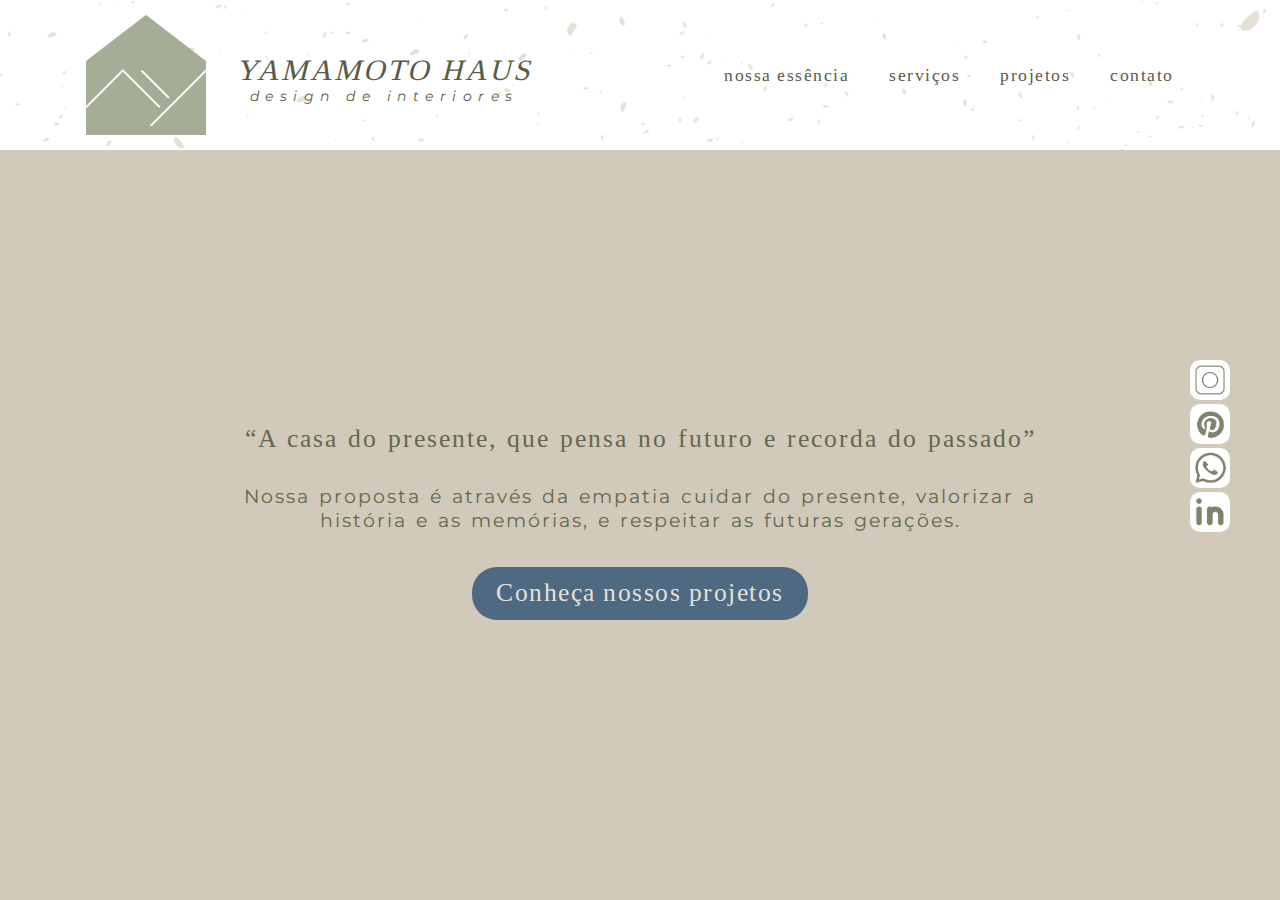
<file: index.html>
<!DOCTYPE html>
<html lang="pt-br">

<head>
	<meta charset="UTF-8">
	<meta name="viewport" content="width=device-width, initial-scale=1.0">
	<title>Yamamoto Haus</title>

	<!-- Components -->
	<link rel="stylesheet" href="css/components/home.style.css">
	<link rel="stylesheet" href="css/components/navigation.style.css">
	<link rel="stylesheet" href="css/components/sideMidia.css">
	<!-- Video -->
	<link rel="stylesheet" href="css/videoSection/videoSection.style.css">
	<!-- About -->
	<link rel="stylesheet" href="css/aboutSection/aboutCards.style.css">
	<link rel="stylesheet" href="css/aboutSection/aboutSection.style.css">
	<!-- Values -->
	<link rel="stylesheet" href="css/valuesSection/valuesSection.style.css">
	<!-- Services -->
	<link rel="stylesheet" href="css/servicesSection/servicesSection.style.css">
	<!-- Contact -->
	<link rel="stylesheet" href="css/contactSection/contactSection.style.css">
	<link rel="stylesheet" href="css/section.5.style.css">
</head>

<body>
	<!-- Navigation Menu -->
	<header class="navigation-background-image">
		<nav class="navigation-wrapper">
			<span>
				<a href="#" class="brand-container">
					<img class="brand-logo" src="images/logo_capim.png" alt="logo capim">
					<div class="brand-name-wrapper">
						<h1 class="brand-title">Yamamoto Haus</h1>
						<h3 class="brand-subtitle">Design de interiores</h3>
					</div>
				</a>
			</span>
			<ul class="navbar-menu">
				<li class="navbar-menu-item">
					<a href="#essence" class="navbar-menu-link">Nossa essência</a>
				</li>
				<li class="navbar-menu-item">
					<a href="#services" class="navbar-menu-link">Serviços</a>
				</li>
				<li class="navbar-menu-item">
					<a href="" class="navbar-menu-link">Projetos</a>
				</li>
				<li class="navbar-menu-item">
					<a href="#contact" class="navbar-menu-link">Contato</a>
				</li>
			</ul>
			<div id="mobile-navbar">
				<span class="bar"></span>
				<span class="bar"></span>
				<span class="bar"></span>
			</div>
		</nav>
	</header>

	<!-- Side Midia -->
	<div class="side-midia-container">
		<div class="side-midia-item">
			<a href="" target="_blank">
				<img src="images/sideMidia/instagram.jpeg" alt="instagram">
			</a>
		</div>
		<div class="side-midia-item">
			<a href="" target="_blank">
				<img src="images/sideMidia/pinterest.jpeg" alt="pinterest">
			</a>
		</div>
		<div class="side-midia-item">
			<a href="" target="_blank">
				<img src="images/sideMidia/whatsapp.jpeg" alt="whatsapp">
			</a>
		</div>
		<div class="side-midia-item">
			<a href="" target="_blank">
				<img src="images/sideMidia/linkedin.jpeg" alt="linkedin">
			</a>
		</div>
	</div>


	<div class="sections-container">
		<!-- Video Section -->
		<section class="sections" id="video">
			<div class="video-section-content-wrapper">
				<video class="video-section-background-video" autoplay loop muted plays-inline>
					<source src="" type="video/mp4">
				</video>

				<div class="video-section-text-box">
					<h2 class="h2">“A casa do presente, que pensa no futuro e recorda do passado”</h2>
					<p class="p">Nossa proposta é através da empatia cuidar do presente, valorizar a história e as
						memórias,
						e respeitar as futuras gerações.</p>
					<a class="video-section-button">Conheça nossos projetos</a>
				</div>
			</div>
		</section>

		<!-- About Section -->
		<section class="sections" id="essence">
			<div class="about-section-content-wrapper">
				<div class="about-section-title-container">
					<h2 class="h2">“A casa do presente, que pensa no futuro e recorda do passado”</h2>
				</div>

				<div class="about-section-detail-container">
					<div class="about-section-card-container">
						<div class="about-section-card">
							<img src="images/partners.jpg" alt="Natasha e Hugo">
						</div>

						<div class="about-section-card">
							<h3 class="h3">Natasha M. Yamamoto</h3>
							<img src="images/character_Natasha.jpg" alt="Natasha Michiko">
						</div>

						<div class="about-section-card">
							<img src="images/character_Hugo.jpg" alt="Hugo Wegner">
							<h3 class="h3">Hugo W. de Moura Nessler</h3>
						</div>
					</div>

					<div class="about-section-text-box">
						<h3 class="h3">Nossa essência</h3>
						<div>
							<p class="p">Nascida de um propósito de vida, a Yamamoto Haus acredita no <span>poder do
									ambiente</span>
								em influenciar nossa saúde, bem-estar e comportamento e a <span>natureza</span> é uma
								grande
								influência nesse processo.</p>
							<p class="p">Visto isso, nosso escritório oferece através do <span>design biofílico</span>
								soluções
								inteligentes e personalizadas que promovem uma <span>experiência alinhada com a essência
									de
									cada indivíduo</span>, seus valores, crenças e estilo de vida, tornando a casa um
								local que
								promova saúde, conforto ambiental e bem-estar.</p>
						</div>
					</div>
				</div>
			</div>
		</section>

		<!-- Values Section -->
		<section class="sections">
			<div class="values-section-content-wrapper">
				<img class="values-section-bamboo" src="images/outros/bambu_1.png" alt="bambu">

				<div class="values-section-text-box">
					<h2 class="h2">Nossos valores...</h2>
					<div class="values-section-text-box-item">
						<img class="values-section-kanjis" src="images/outros/omoiyari.png" alt="omoiyari">
						<h3 class="h3">Empatia, cuidado e consideração - <span>omoiyari.</span></h3>
						<p class="p">Cuidar do presente, das pessoas e de sí mesmo, preservar a vida, criar conexões,
							valorizar as origens e respeitar as futuras gerações.</p>
					</div>
					<div class="values-section-text-box-item">
						<img class="values-section-kanjis" src="images/outros/kintsugi.png" alt="kintsugi">
						<h3 class="h3">Emendar com ouro - <span>kintsugi.</span></h3>
						<p class="p">Errar é humano. Nossa missão é ressignificar o erro em aprendizado, permitindo a
							evolução contínua como pessoas e profissionais.</p>
					</div>
					<div class="values-section-text-box-item">
						<img class="values-section-kanjis" src="images/outros/kansha.png" alt="kansha">
						<h3 class="h3">Gratidão - <span>kansha.</span></h3>
						<p class="p">Às pessoas, às oportunidades, ao trabalho, à natureza e à vida, muito obrigado!</p>
					</div>
					<div class="values-section-text-box-item">
						<img class="values-section-kanjis" src="images/outros/ganbatte.png" alt="ganbatte">
						<h3 class="h3">Faça o melhor que puder e nunca desista - <span>ganbatte.</span></h3>
						<p class="p">Seja como o bambu, flexível, e sustente-se nas suas raízes nos momentos de
							adversidade, e assim como o bambu nas estações chuvosas, cresça (progrida e evolua) em
							direção ao céu.</p>
					</div>
				</div>
			</div>
		</section>

		<!-- Services Section -->
		<section class="sections" id="services">
			<div class="services-section-content-wrapper">
				<div class="services-section-text-box">
					<h2 class="h2">Nossos serviços...</h2>
					<p class="p">Todos nossos serviços procuram se alinhar com a sua real necessidade de projeto, unindo
						funcionalidade + estética e claro,<span> você</span>, a chave principal do projeto!</p>
				</div>
				<div class="services-section-note-container">
					<div class="services-section-note-wrapper">
						<div class="services-section-note-item">
							<div></div>
							<h3 class="h3">Reviva Ambientes!</h3>
							<p class="p">Revitalizar o espaço sem quebra-quebra entregando um ambiente novo e
								aconchegante.
							</p>
						</div>
						<div class="services-section-note-item">
							<div></div>
							<h3 class="h3">Reforma</h3>
							<p class="p">Reforma de tudo que for necessário e o que o ambiente permitir.</p>
						</div>
					</div>
					<div class="services-section-note-wrapper">
						<div class="services-section-note-item">
							<div></div>
							<h3 class="h3">Prelúdio</h3>
							<p class="p">Apartamento na planta ou em construção. Decoração com liberdade e economia!</p>
						</div>
						<div class="services-section-note-item">
							<div></div>
							<h3 class="h3">Consultoria</h3>
							<p class="p">Recomendações rápidas e práticas, aproveitando o que já existe.</p>
						</div>
					</div>
				</div>
		</section>

		<!-- Contact Section -->
		<section class="sections" id="contact">
			<div class="contact-section-content-wrapper">
				<img class="contact-section-bamboo" src="images/outros/bambu_2.png" alt="bambu">
				<div class="contact-red-ball"></div>
				<div class="contact-section-details">
					<h2 class="h2">Entre em contato!</h2>
					<p class="p">(47) 99148-9924</p>
					<p class="p">yamamotohaus.interiores@gmail.com</p>
					<p class="p">R. Euzébio de Queirós, 247 - Glória, Joinville </p>
				</div>
			</div>
		</section>
	</div>
	<script src="js/app.js"></script>
</body>

</html>
</file>
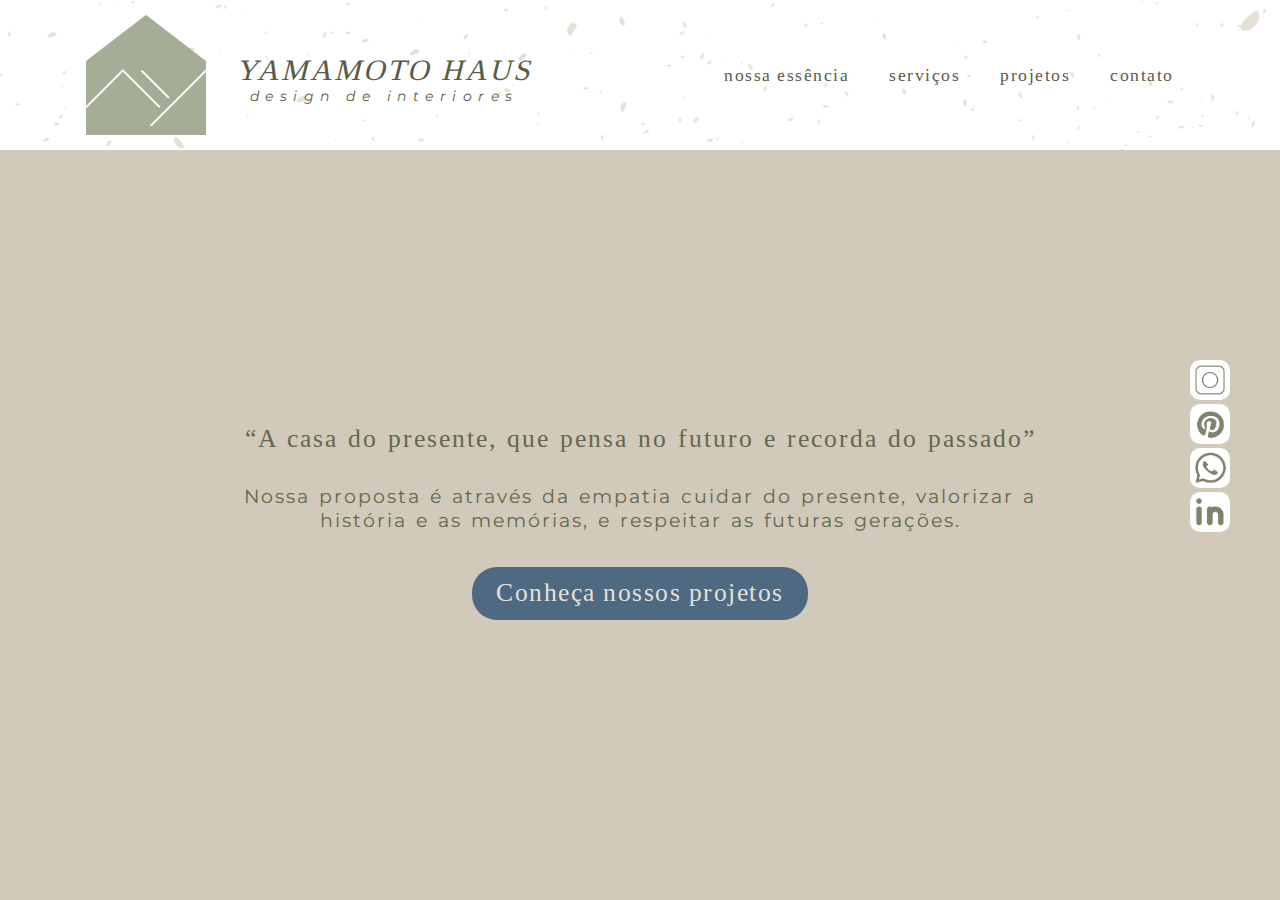
<file: home.html>
<!DOCTYPE html>
<html lang="pt-br">

<head>
	<meta charset="UTF-8">
	<meta name="viewport" content="width=device-width, initial-scale=1.0">
	<title>Yamamoto Haus</title>

	<!-- Components -->
	<link rel="stylesheet" href="/css/components/home.style.css">
	<link rel="stylesheet" href="/css/components/navigation.style.css">
	<link rel="stylesheet" href="/css/components/sideMidia.css">
	<!-- Video -->
	<link rel="stylesheet" href="/css/videoSection/videoSection.style.css">
	<!-- About -->
	<link rel="stylesheet" href="/css/aboutSection/aboutCards.style.css">
	<link rel="stylesheet" href="/css/aboutSection/aboutSection.style.css">
	<!-- Values -->
	<link rel="stylesheet" href="/css/valuesSection/valuesSection.style.css">
	<!-- Services -->
	<link rel="stylesheet" href="/css/servicesSection/servicesSection.style.css">
	<!-- Contact -->
	<link rel="stylesheet" href="/css/contactSection/contactSection.style.css">
	<link rel="stylesheet" href="/css/section.5.style.css">
</head>

<body>
	<!-- Navigation Menu -->
	<header class="navigation-background-image">
		<nav class="navigation-wrapper">
			<span>
				<a href="#" class="brand-container">
					<img class="brand-logo" src="/images/logo_capim.png" alt="logo capim">
					<div class="brand-name-wrapper">
						<h1 class="brand-title">Yamamoto Haus</h1>
						<h3 class="brand-subtitle">Design de interiores</h3>
					</div>
				</a>
			</span>
			<ul class="navbar-menu">
				<li class="navbar-menu-item">
					<a href="#essence" class="navbar-menu-link">Nossa essência</a>
				</li>
				<li class="navbar-menu-item">
					<a href="#services" class="navbar-menu-link">Serviços</a>
				</li>
				<li class="navbar-menu-item">
					<a href="" class="navbar-menu-link">Projetos</a>
				</li>
				<li class="navbar-menu-item">
					<a href="#contact" class="navbar-menu-link">Contato</a>
				</li>
			</ul>
			<div id="mobile-navbar">
				<span class="bar"></span>
				<span class="bar"></span>
				<span class="bar"></span>
			</div>
		</nav>
	</header>

	<!-- Side Midia -->
	<div class="side-midia-container">
		<div class="side-midia-item">
			<a href="" target="_blank">
				<img src="/images/sideMidia/instagram.jpeg" alt="instagram">
			</a>
		</div>
		<div class="side-midia-item">
			<a href="" target="_blank">
				<img src="/images/sideMidia/pinterest.jpeg" alt="pinterest">
			</a>
		</div>
		<div class="side-midia-item">
			<a href="" target="_blank">
				<img src="/images/sideMidia/whatsapp.jpeg" alt="whatsapp">
			</a>
		</div>
		<div class="side-midia-item">
			<a href="" target="_blank">
				<img src="/images/sideMidia/linkedin.jpeg" alt="linkedin">
			</a>
		</div>
	</div>


	<div class="sections-container">
		<!-- Video Section -->
		<section class="sections" id="video">
			<div class="video-section-content-wrapper">
				<video class="video-section-background-video" autoplay loop muted plays-inline>
					<source src="" type="video/mp4">
				</video>

				<div class="video-section-text-box">
					<h2 class="h2">“A casa do presente, que pensa no futuro e recorda do passado”</h2>
					<p class="p">Nossa proposta é através da empatia cuidar do presente, valorizar a história e as
						memórias,
						e respeitar as futuras gerações.</p>
					<a class="video-section-button">Conheça nossos projetos</a>
				</div>
			</div>
		</section>

		<!-- About Section -->
		<section class="sections" id="essence">
			<div class="about-section-content-wrapper">
				<div class="about-section-title-container">
					<h2 class="h2">“A casa do presente, que pensa no futuro e recorda do passado”</h2>
				</div>

				<div class="about-section-detail-container">
					<div class="about-section-card-container">
						<div class="about-section-card">
							<img src="../images/partners.jpg" alt="Natasha e Hugo">
						</div>

						<div class="about-section-card">
							<h3 class="h3">Natasha M. Yamamoto</h3>
							<img src="../images/character_Natasha.jpg" alt="Natasha Michiko">
						</div>

						<div class="about-section-card">
							<img src="../images/character_Hugo.jpg" alt="Hugo Wegner">
							<h3 class="h3">Hugo W. de Moura Nessler</h3>
						</div>
					</div>

					<div class="about-section-text-box">
						<h3 class="h3">Nossa essência</h3>
						<div>
							<p class="p">Nascida de um propósito de vida, a Yamamoto Haus acredita no <span>poder do
									ambiente</span>
								em influenciar nossa saúde, bem-estar e comportamento e a <span>natureza</span> é uma
								grande
								influência nesse processo.</p>
							<p class="p">Visto isso, nosso escritório oferece através do <span>design biofílico</span>
								soluções
								inteligentes e personalizadas que promovem uma <span>experiência alinhada com a essência
									de
									cada indivíduo</span>, seus valores, crenças e estilo de vida, tornando a casa um
								local que
								promova saúde, conforto ambiental e bem-estar.</p>
						</div>
					</div>
				</div>
			</div>
		</section>

		<!-- Values Section -->
		<section class="sections">
			<div class="values-section-content-wrapper">
				<img class="values-section-bamboo" src="/images/outros/bambu_1.png" alt="bambu">

				<div class="values-section-text-box">
					<h2 class="h2">Nossos valores...</h2>
					<div class="values-section-text-box-item">
						<img class="values-section-kanjis" src="../images/outros/omoiyari.png" alt="omoiyari">
						<h3 class="h3">Empatia, cuidado e consideração - <span>omoiyari.</span></h3>
						<p class="p">Cuidar do presente, das pessoas e de sí mesmo, preservar a vida, criar conexões,
							valorizar as origens e respeitar as futuras gerações.</p>
					</div>
					<div class="values-section-text-box-item">
						<img class="values-section-kanjis" src="../images/outros/kintsugi.png" alt="kintsugi">
						<h3 class="h3">Emendar com ouro - <span>kintsugi.</span></h3>
						<p class="p">Errar é humano. Nossa missão é ressignificar o erro em aprendizado, permitindo a
							evolução contínua como pessoas e profissionais.</p>
					</div>
					<div class="values-section-text-box-item">
						<img class="values-section-kanjis" src="../images/outros/kansha.png" alt="kansha">
						<h3 class="h3">Gratidão - <span>kansha.</span></h3>
						<p class="p">Às pessoas, às oportunidades, ao trabalho, à natureza e à vida, muito obrigado!</p>
					</div>
					<div class="values-section-text-box-item">
						<img class="values-section-kanjis" src="../images/outros/ganbatte.png" alt="ganbatte">
						<h3 class="h3">Faça o melhor que puder e nunca desista - <span>ganbatte.</span></h3>
						<p class="p">Seja como o bambu, flexível, e sustente-se nas suas raízes nos momentos de
							adversidade, e assim como o bambu nas estações chuvosas, cresça (progrida e evolua) em
							direção ao céu.</p>
					</div>
				</div>
			</div>
		</section>

		<!-- Services Section -->
		<section class="sections" id="services">
			<div class="services-section-content-wrapper">
				<div class="services-section-text-box">
					<h2 class="h2">Nossos serviços...</h2>
					<p class="p">Todos nossos serviços procuram se alinhar com a sua real necessidade de projeto, unindo
						funcionalidade + estética e claro,<span> você</span>, a chave principal do projeto!</p>
				</div>
				<div class="services-section-note-container">
					<div class="services-section-note-wrapper">
						<div class="services-section-note-item">
							<div></div>
							<h3 class="h3">Reviva Ambientes!</h3>
							<p class="p">Revitalizar o espaço sem quebra-quebra entregando um ambiente novo e
								aconchegante.
							</p>
						</div>
						<div class="services-section-note-item">
							<div></div>
							<h3 class="h3">Reforma</h3>
							<p class="p">Reforma de tudo que for necessário e o que o ambiente permitir.</p>
						</div>
					</div>
					<div class="services-section-note-wrapper">
						<div class="services-section-note-item">
							<div></div>
							<h3 class="h3">Prelúdio</h3>
							<p class="p">Apartamento na planta ou em construção. Decoração com liberdade e economia!</p>
						</div>
						<div class="services-section-note-item">
							<div></div>
							<h3 class="h3">Consultoria</h3>
							<p class="p">Recomendações rápidas e práticas, aproveitando o que já existe.</p>
						</div>
					</div>
				</div>
		</section>

		<!-- Contact Section -->
		<section class="sections" id="contact">
			<div class="contact-section-content-wrapper">
				<img class="contact-section-bamboo" src="/images/outros/bambu_2.png" alt="bambu">
				<div class="contact-red-ball"></div>
				<div class="contact-section-details">
					<h2 class="h2">Entre em contato!</h2>
					<p class="p">(47) 99148-9924</p>
					<p class="p">yamamotohaus.interiores@gmail.com</p>
					<p class="p">R. Euzébio de Queirós, 247 - Glória, Joinville </p>
				</div>
			</div>
		</section>
	</div>
	<script src="/js/app.js"></script>
</body>

</html>
</file>
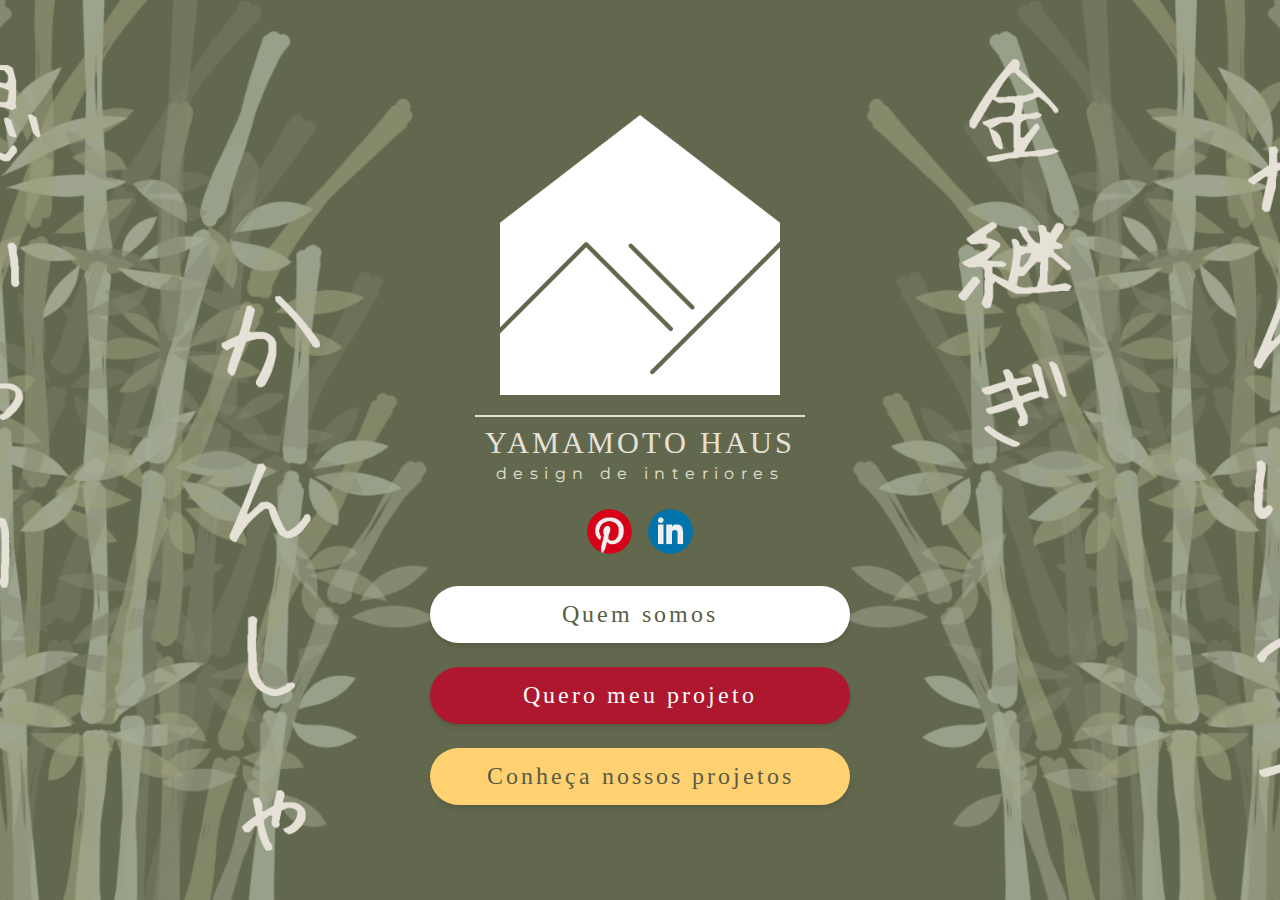
<file: qrPage.html>
<!DOCTYPE html>
<html lang="pt-br">
<head>
	<meta charset="UTF-8">
	<meta name="viewport" content="width=device-width, initial-scale=1.0">
	<title>Yamamoto Haus</title>

	<link rel="stylesheet" href="/css/qrPage.style.css">
</head>

<body class="background-image">
	<!-- Content Wrapper -->
	<nav class="content-wrapper">
		
		<!-- Title and Image -->
		<div class="brand-container">
			<img class="brand-logo" src="/images/logo_branca.png" alt="logo branca">
			<h1 class="brand-title">Yamamoto Haus</h1>
			<h3 class="brand-subtitle">Design de Interiores</h3>
		</div>

		<div class="media-container">
			<a class="pinterest-logo" href="https://br.pinterest.com/yamamotohausinteriores/_created/"></a>
			<a class="linkedin-logo" href="https://www.linkedin.com/company/yamamoto-haus"></a>
		</div>

		<ul class="navigation-container">
			<li class="navigation-button first-button">
				<a class="navigation-link" href="./home.html">Quem somos</a>
			</li>
			<li class="navigation-button second-button">
				<a class="navigation-link" href="https://docs.google.com/forms/d/1eecKKFgnL-C_a-i_kjW8wiDuyLyh4F4YOddRrZkDatc/edit">Quero meu projeto</a>
			</li>
			<li class="navigation-button third-button">
				<a class="navigation-link" href="https://www.instagram.com/yamamoto.haus/">Conheça nossos projetos</a>
			</li>
		</ul>

	</nav>
</body>
</html>
</file>
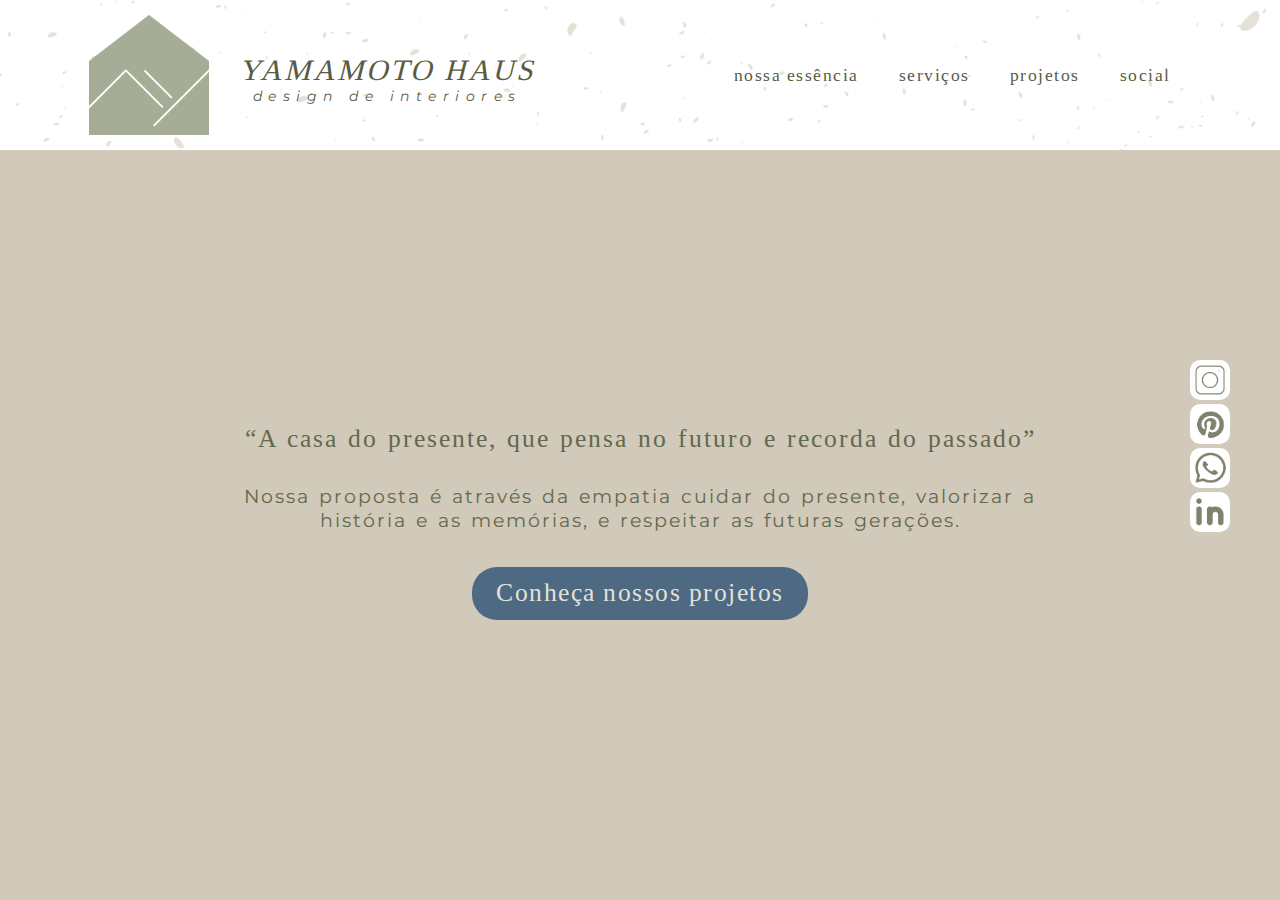
<file: views/home2.html>
<!DOCTYPE html>
<html lang="pt-br">

<head>
	<meta charset="UTF-8">
	<meta name="viewport" content="width=device-width, initial-scale=1.0">
	<title>Yamamoto Haus</title>

	<!-- Components -->
	<link rel="stylesheet" href="/css/components/home.style.css">
	<link rel="stylesheet" href="/css/components/navigation.style.css">
	<link rel="stylesheet" href="/css/components/sideMidia.css">
	<!-- Video -->
	<link rel="stylesheet" href="/css/videoSection/videoSection.style.css">
	<!-- About -->
	<link rel="stylesheet" href="/css/aboutSection/aboutCards.style.css">
	<link rel="stylesheet" href="/css/aboutSection/aboutSection.style.css">
	<!-- Values -->
	<link rel="stylesheet" href="/css/valuesSection/valuesSection.style.css">
	<!-- Services -->
	<link rel="stylesheet" href="/css/servicesSection/servicesSection.style.css">
	<!-- <link rel="stylesheet" href="/css/servicesSection/servicesNotes.style.css"> -->
	<link rel="stylesheet" href="/css/section.5.style.css">
</head>

<body>
	<!-- Navigation Menu -->
	<header class="navigation-background-image">
		<nav class="navigation-wrapper">
			<span>
				<a href="#" class="brand-container">
					<img class="brand-logo" src="/images/logo_capim.png" alt="logo capim">
					<div class="brand-name-wrapper">
						<h1 class="brand-title">Yamamoto Haus</h1>
						<h3 class="brand-subtitle">Design de interiores</h3>
					</div>
				</a>
			</span>
			<ul class="navbar-menu">
				<li class="navbar-menu-item">
					<a href="#essence" class="navbar-menu-link">Nossa essência</a>
				</li>
				<li class="navbar-menu-item">
					<a href="#services" class="navbar-menu-link">Serviços</a>
				</li>
				<li class="navbar-menu-item">
					<a href="#values-section" class="navbar-menu-link">Projetos</a>
				</li>
				<li class="navbar-menu-item">
					<a class="navbar-menu-link">Social</a>
				</li>
			</ul>
			<div id="mobile-navbar">
				<span class="bar"></span>
				<span class="bar"></span>
				<span class="bar"></span>
			</div>
		</nav>
	</header>

	<!-- Side Midia -->
	<div class="side-midia-container">
		<div class="side-midia-item">
			<a href="" target="_blank">
				<img src="/images/sideMidia/instagram.jpeg" alt="instagram">
			</a>
		</div>
		<div class="side-midia-item">
			<a href="" target="_blank">
				<img src="/images/sideMidia/pinterest.jpeg" alt="pinterest">
			</a>
		</div>
		<div class="side-midia-item">
			<a href="" target="_blank">
				<img src="/images/sideMidia/whatsapp.jpeg" alt="whatsapp">
			</a>
		</div>
		<div class="side-midia-item">
			<a href="" target="_blank">
				<img src="/images/sideMidia/linkedin.jpeg" alt="linkedin">
			</a>
		</div>
	</div>


	<div class="sections-container">
		<!-- Video Section -->
		<section class="sections" id="video">
			<div class="video-section-content-wrapper">
				<video class="video-section-background-video" autoplay loop muted plays-inline>
					<source src="" type="video/mp4">
				</video>

				<div class="video-section-text-box">
					<h2 class="h2">“A casa do presente, que pensa no futuro e recorda do passado”</h2>
					<p class="p">Nossa proposta é através da empatia cuidar do presente, valorizar a história e as
						memórias,
						e respeitar as futuras gerações.</p>
					<a class="video-section-button">Conheça nossos projetos</a>
				</div>
			</div>
		</section>

		<!-- About Section -->
		<section class="sections" id="essence">
			<div class="about-section-content-wrapper">
				<div class="about-section-title-container">
					<h2 class="h2">“A casa do presente, que pensa no futuro e recorda do passado”</h2>
				</div>

				<div class="about-section-detail-container">
					<div class="about-section-card-container">
						<div class="about-section-card">
							<img src="../images/partners.jpg" alt="Natasha e Hugo">
						</div>

						<div class="about-section-card">
							<h3 class="h3">Natasha M. Yamamoto</h3>
							<img src="../images/character_Natasha.jpg" alt="Natasha Michiko">
						</div>

						<div class="about-section-card">
							<img src="../images/character_Hugo.jpg" alt="Hugo Wegner">
							<h3 class="h3">Hugo W. de Moura Nessler</h3>
						</div>
					</div>

					<div class="about-section-text-box">
						<h3 class="h3">Nossa essência</h3>
						<div>
							<p class="p">Nascida de um propósito de vida, a Yamamoto Haus acredita no <span>poder do
									ambiente</span>
								em influenciar nossa saúde, bem-estar e comportamento e a <span>natureza</span> é uma
								grande
								influência nesse processo.</p>
							<p class="p">Visto isso, nosso escritório oferece através do <span>design biofílico</span>
								soluções
								inteligentes e personalizadas que promovem uma <span>experiência alinhada com a essência
									de
									cada indivíduo</span>, seus valores, crenças e estilo de vida, tornando a casa um
								local que
								promova saúde, conforto ambiental e bem-estar.</p>
						</div>
					</div>
				</div>
			</div>
		</section>

		<!-- Values Section -->
		<section class="sections">
			<div class="values-section-content-wrapper">
				<img class="values-section-bamboo" src="/images/outros/bambu_1.png" alt="bambu">

				<div class="values-section-text-box">
					<h2 class="h2">Nossos valores...</h2>
					<div class="values-section-text-box-item">
						<img class="values-section-kanjis" src="../images/outros/omoiyari.png" alt="omoiyari">
						<h3 class="h3">Empatia, cuidado e consideração - <span>omoiyari.</span></h3>
						<p class="p">Cuidar do presente, das pessoas e de sí mesmo, preservar a vida, criar conexões,
							valorizar as origens e respeitar as futuras gerações.</p>
					</div>
					<div class="values-section-text-box-item">
						<img class="values-section-kanjis" src="../images/outros/kintsugi.png" alt="kintsugi">
						<h3 class="h3">Emendar com ouro - <span>kintsugi.</span></h3>
						<p class="p">Errar é humano. Nossa missão é ressignificar o erro em aprendizado, permitindo a
							evolução contínua como pessoas e profissionais.</p>
					</div>
					<div class="values-section-text-box-item">
						<img class="values-section-kanjis" src="../images/outros/kansha.png" alt="kansha">
						<h3 class="h3">Gratidão - <span>kansha.</span></h3>
						<p class="p">Às pessoas, às oportunidades, ao trabalho, à natureza e à vida, muito obrigado!</p>
					</div>
					<div class="values-section-text-box-item">
						<img class="values-section-kanjis" src="../images/outros/ganbatte.png" alt="ganbatte">
						<h3 class="h3">Faça o melhor que puder e nunca desista - <span>ganbatte.</span></h3>
						<p class="p">Seja como o bambu, flexível, e sustente-se nas suas raízes nos momentos de
							adversidade, e assim como o bambu nas estações chuvosas, cresça (progrida e evolua) em
							direção ao céu.</p>
					</div>
				</div>
			</div>
		</section>

		<!-- Services Section -->
		<section class="sections" id="services">
			<div class="services-section-content-wrapper">
				<div class="services-section-text-box">
					<h2 class="h2">Nossos serviços...</h2>
					<p class="p">Todos nossos serviços procuram se alinhar com a sua real necessidade de projeto, unindo
						funcionalidade + estética e claro,<span> você</span>, a chave principal do projeto!</p>
				</div>
				<div class="services-section-note-container">
					<div class="services-section-note-wrapper">
						<div class="services-section-note-item">
							<div></div>
							<h3 class="h3">Reviva Ambientes!</h3>
							<p class="p">Revitalizar o espaço sem quebra-quebra entregando um ambiente novo e
								aconchegante.
							</p>
						</div>
						<div class="services-section-note-item">
							<div></div>
							<h3 class="h3">Reforma</h3>
							<p class="p">Reforma de tudo que for necessário e o que o ambiente permitir.</p>
						</div>
					</div>
					<div class="services-section-note-wrapper">
						<div class="services-section-note-item">
							<div></div>
							<h3 class="h3">Prelúdio</h3>
							<p class="p">Apartamento na planta ou em construção. Decoração com liberdade e economia!</p>
						</div>
						<div class="services-section-note-item">
							<div></div>
							<h3 class="h3">Consultoria</h3>
							<p class="p">Recomendações rápidas e práticas, aproveitando o que já existe.</p>
						</div>
					</div>
				</div>
		</section>
	</div>
	<script src="/js/app.js"></script>
</body>

</html>
</file>
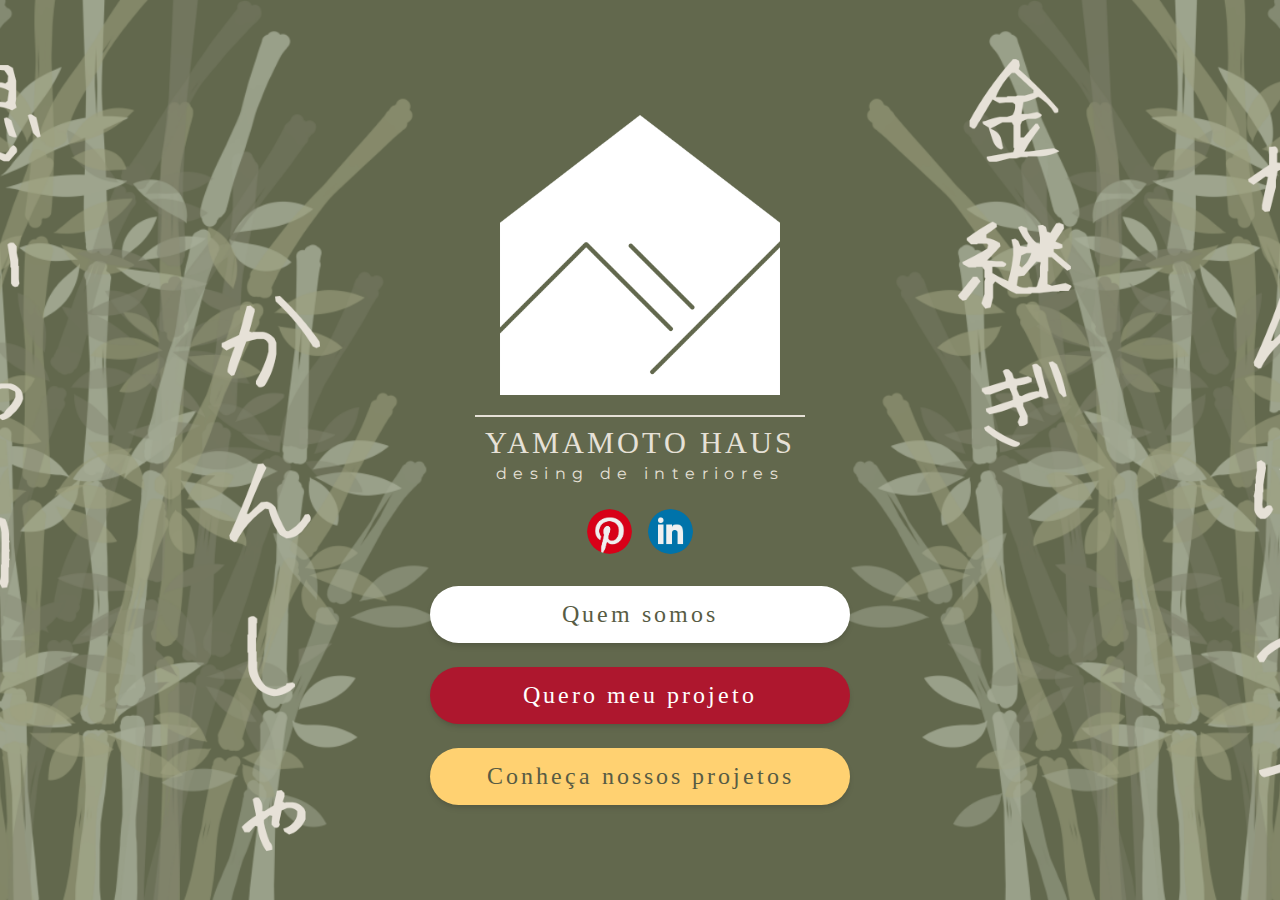
<file: views/qrPage.html>
<!DOCTYPE html>
<html lang="pt-br">
<head>
	<meta charset="UTF-8">
	<meta name="viewport" content="width=device-width, initial-scale=1.0">
	<title>Yamamoto Haus</title>

	<link rel="stylesheet" href="/css/qrPage.style.css">
</head>

<body class="background-image">
	<!-- Content Wrapper -->
	<nav class="content-wrapper">
		
		<!-- Title and Image -->
		<div class="brand-container">
			<img class="brand-logo" src="/images/logo_branca.png" alt="logo branca">
			<h1 class="brand-title">Yamamoto Haus</h1>
			<h3 class="brand-subtitle">Desing de Interiores</h3>
		</div>

		<div class="media-container">
			<a class="pinterest-logo" href="https://br.pinterest.com/yamamotohausinteriores/_created/"></a>
			<a class="linkedin-logo" href="https://www.linkedin.com/company/yamamoto-haus"></a>
		</div>

		<ul class="navigation-container">
			<li class="navigation-button first-button">
				<a class="navigation-link" href="/">Quem somos</a>
			</li>
			<li class="navigation-button second-button">
				<a class="navigation-link" href="https://docs.google.com/forms/d/1eecKKFgnL-C_a-i_kjW8wiDuyLyh4F4YOddRrZkDatc/edit">Quero meu projeto</a>
			</li>
			<li class="navigation-button third-button">
				<a class="navigation-link" href="https://www.instagram.com/yamamoto.haus/">Conheça nossos projetos</a>
			</li>
		</ul>

	</nav>
</body>
</html>
</file>
<file: css/components/home.style.css>
@import url('https://fonts.googleapis.com/css2?family=Montserrat:ital,wght@0,100;0,200;0,300;0,400;0,500;0,600;0,700;0,800;0,900;1,100;1,200;1,300;1,400;1,500;1,600;1,700;1,800;1,900&family=Roboto:ital,wght@0,100;0,300;0,400;0,500;0,700;0,900;1,300;1,400;1,500;1,700;1,900&display=swap');

@font-face {
    font-family: 'Libra-Serif-Modern';
    src: url(/fonts/LibraSerifModern-Regular.otf) format('opentype');
}

* {
    box-sizing: border-box;
    padding: 0;
    border: 0;
    margin: 0;
    text-decoration: none;
    list-style: none;
}

/* body::-webkit-scrollbar {
    width: 0.000001px;
} */

.sections-container {
    height: calc(100vh - 70px);
    overflow-y: scroll;
    scroll-behavior: smooth !important;
    scroll-snap-type: y mandatory;
}

.sections {
    height: calc(100vh - 70px);
    scroll-snap-align: start;
}

.h2 {
    font-size: 1.1rem;
    font-family: 'Libra-Serif-Modern';
    font-weight: 300;
}

.h3 {
    font-size: 1rem;
    font-family: 'Libra-Serif-Modern';
    font-weight: 300;
}

.p {
    font-size: 0.8rem;
    font-family: 'Montserrat';
    font-weight: 400;
}

span {
    font-style: italic;
    font-weight: 600;
}

@media(min-width: 320px) and (min-height: 640px),
(min-width: 640px) and (min-height: 320px) {
    .h2 {
        font-size: 1.15rem;
    }

    .h3 {
        font-size: 1.05rem;
    }

    .p {
        font-size: 0.85rem;
    }
}

@media (min-width: 360px) and (min-height: 768px),
(min-width: 768px) and (min-height: 360px) {
    .h2 {
        font-size: 1.3rem;
        letter-spacing: 1px;
    }

    .h3 {
        font-size: 1.2rem;
        letter-spacing: 1px;
    }

    .p {
        font-size: 1rem;
        letter-spacing: 1px;
    }
}

@media (min-width: 480px) and (min-height: 768px),
(min-width: 768px) and (min-height: 480px) {

    .sections-container,
    .sections {
        height: calc(100vh - 120px);
    }
}

@media (min-width: 768px) and (min-height: 640px),
(min-width: 640px) and (min-height: 768px) {

    .sections-container,
    .sections {
        height: calc(100vh - 90px);
    }

    .h2 {
        font-size: 1.5rem;
        word-spacing: 2px;
    }

    .h3 {
        font-size: 1.4rem;
        word-spacing: 2px;
    }

    .p {
        font-size: 1.1rem;
        word-spacing: 2px;
    }
}

@media (min-width: 1024px) and (min-height: 768px),
(min-width: 768px) and (min-height: 1024px) {

    .sections-container,
    .sections {
        height: calc(100vh - 150px);
    }

    .h2 {
        letter-spacing: 2px;
    }

    .h3 {
        letter-spacing: 2px;
    }

    .p {
        letter-spacing: 2px;
    }
}

@media (min-width: 1280px) and (min-height: 768px),
(min-width: 768px) and (min-height: 1280px) {
    .h2 {
        font-size: 1.6rem;
    }

    .h3 {
        font-size: 1.5rem;
    }

    .p {
        font-size: 1.2rem;
    }
}

@media (min-width: 1536px) and (min-height: 1024px),
(min-width: 1024px) and (min-height: 1536px) {

    .sections-container,
    .sections {
        height: calc(100vh - 180px);
    }

    .h2 {
        font-size: 1.8rem;
        word-spacing: 4px;
    }

    .h3 {
        font-size: 1.7rem;
        word-spacing: 4px;
    }

    .p {
        font-size: 1.2rem;
        word-spacing: 4px;
    }
}
</file>
<file: css/components/navigation.style.css>
:root {
    --navigation-brand-name-color: #585c44;
    --navigation-navbar-item-color: #585c44;
    --navigation-navbar-item-hover-bg-color: #9f4f39;
    --navigation-navbar-item-hover-color: #e6e1d7;
    --mobile-menu-bar-color: #585c44;
}

/* Background Image */
.navigation-background-image {
    position: sticky;
    top: 0;

    background-image: url(/images/background_granulado.png);
    background-size: cover;
    background-repeat: no-repeat;
    background-position: center;
    background-attachment: fixed;

    z-index: 9999;
}

/* Content Wrapper */
.navigation-wrapper {
    display: flex;
    align-items: center;
    justify-content: space-around;

    padding: 5px;
}

/* Brand Logo and Title */
.brand-container {
    display: flex;
    align-items: center;
}

.brand-logo {
    height: auto;
    width: 60px;
}

.brand-name-wrapper {
    display: flex;
    flex-direction: column;
    align-items: center;
    justify-content: center;

    height: auto;
    margin: 0px 10px;

    color: var(--navigation-brand-name-color);
    text-align: center;
}

.brand-title {
    margin-top: 5px;

    font-family: 'Libra-Serif-Modern';
    font-size: 1.1rem;
    font-weight: 300;
    letter-spacing: 3px;
    text-transform: uppercase;
}

.brand-subtitle {
    font-family: 'Montserrat';
    font-size: 0.6rem;
    font-weight: 400;
    letter-spacing: 4px;
    text-transform: lowercase;
}

/* Navigation Items */
.navbar-menu {
    display: hidden;
    grid-template-columns: auto;
    position: absolute;
    top: -1000px;

    height: 240px;
    width: min(80%, 300px);
    border-radius: 8px;

    background-image: url(/images/background_granulado.png);
    box-shadow: 0 4px 6px -1px rgb(0 0 0 / 0.1), 0 2px 4px -2px rgb(0 0 0 / 0.1);
}

.navbar-menu-item {
    display: flex;
    align-items: center;
    justify-content: center;
    margin: 0px 12px;
}

.navbar-menu-link {
    padding: 12px;
    border-radius: 25px;

    color: var(--navigation-navbar-item-color);
    font-family: 'Libra-Serif-Modern';
    font-size: 1.2rem;
    letter-spacing: 1.5px;

    cursor: pointer;
    text-transform: lowercase;
    text-align: center;
}

.navbar-menu-link:hover {
    background-color: var(--navigation-navbar-item-hover-bg-color);
    color: var(--navigation-navbar-item-hover-color);
}

.navbar-menu.active {
    display: grid;
    top: 20%;
    z-index: 99;
    transition: all 0.5s ease;

    -webkit-box-shadow: 0px 0px 0px 200vw rgba(0, 0, 0, 0.3);
    -moz-box-shadow: 0px 0px 0px 200vw rgba(0, 0, 0, 0.3);
    box-shadow: 0px 0px 0px 200vw rgba(0, 0, 0, 0.3);
}

#mobile-navbar .bar {
    display: block;

    height: 3px;
    width: 25px;
    margin: 5px auto;

    background-color: var(--mobile-menu-bar-color);
    transition: all 0.3s ease-in-out;
    cursor: pointer;
}

#mobile-navbar.is-active .bar:nth-child(2) {
    opacity: 0;
}

#mobile-navbar.is-active .bar:nth-child(1) {
    transform: translateY(8px) rotate(45deg);
}

#mobile-navbar.is-active .bar:nth-child(3) {
    transform: translateY(-8px) rotate(-45deg);
}

@media (min-width: 480px) and (min-height: 768px),
(min-width: 768px) and (min-height: 480px) {
    .navigation-wrapper {
        padding: 10px;
    }

    .brand-logo {
        width: 100px;
    }

    .brand-name-wrapper {
        margin: 0px 20px;
    }

    .brand-title {
        margin-top: 10px;
        font-size: 1.6rem;
    }

    .brand-subtitle {
        font-size: 0.75rem;
        letter-spacing: 6.5px;
    }
}

/* Responsive design for screens equal or larger than 768px */
@media (min-width: 768px) and (min-height: 640px),
(min-width: 640px) and (min-height: 768px) {
    .navigation-wrapper {
        padding: 5px;
    }

    .brand-logo {
        width: 80px;
    }

    .brand-name-wrapper {
        margin: 0px 10px;
    }

    .brand-title {
        margin-top: 5px;
        font-size: 1.1rem;
    }

    .brand-subtitle {
        font-size: 0.6rem;
        letter-spacing: 4px;
    }

    .navbar-menu {
        display: flex;
        grid-template-columns: none;
        position: static;
        top: none;

        height: auto;
        width: auto;
        border-radius: none;

        background-image: none;
        box-shadow: none;
    }

    .navbar-menu-item {
        margin: 0px 6px;
    }

    .navbar-menu-link {
        width: auto;
        padding: 12px;

        font-size: 1rem;
        letter-spacing: 1.5px;
    }

    #mobile-navbar {
        display: none;
    }
}

@media (min-width: 1024px) and (min-height: 768px),
(min-width: 768px) and (min-height: 1024px) {
    .navigation-wrapper {
        padding: 15px;
    }

    .brand-logo {
        width: 120px;
    }

    .brand-name-wrapper {
        margin: 0px 30px;
    }

    .brand-title {
        margin-top: 10px;
        font-size: 1.85rem;
    }

    .brand-subtitle {
        font-size: 0.9rem;
        letter-spacing: 6.5px;
    }

    .navbar-menu-item {
        margin: 0px 8px;
    }

    .navbar-menu-link {
        padding: 12px;
        font-size: 1.1rem;
    }
}

@media (min-width: 1536px) and (min-height: 1024px),
(min-width: 1024px) and (min-height: 1536px) {
    .navigation-wrapper {
        padding: 20px;
    }

    .brand-logo {
        width: 140px;
    }

    .brand-name-wrapper {
        margin: 0px 40px;
    }

    .brand-title {
        margin-top: 15px;
        font-size: 2.2rem;
    }

    .brand-subtitle {
        font-size: 1.1rem;
        letter-spacing: 7.5px;
    }

    .navbar-menu-link:hover {
        background-color: var(--navigation-navbar-item-hover-bg-color);
        color: var(--navigation-navbar-item-hover-color);
    }

    .navbar-menu-item {
        margin: 0px 12px;
    }

    .navbar-menu-link {
        padding: 12px;
        font-size: 1.3rem;
    }
}
</file>
<file: css/components/sideMidia.css>
.side-midia-container {
    display: none;
    position: absolute;
    top: 40%;
    right: 50px;

    flex-direction: column;
    align-items: center;
    justify-content: center;
    z-index: 999;
}

.side-midia-container img {
    width: 40px;
    height: 40px;
    object-fit: cover;
    border-radius: 10px;
}

@media (min-width: 1024px) and (min-height: 640px) {
    .side-midia-container {
        display: flex;
    }
}
</file>
<file: css/videoSection/videoSection.style.css>
:root {
    --video-section-content-wrapper-background-color: #D1C9B9;
    --video-section-first-paragraph: #62684d;
    --video-section-second-paragraph: #62684d;
    --video-section-button-color: #e6e1d7;
    --video-section-button-background-color: #4e6982;
}

.video-section-content-wrapper {
    position: relative;
    display: flex;
    justify-content: center;

    height: 100%;
    width: 100%;

    background-color: var(--video-section-content-wrapper-background-color);
}

/*----------------- Video ---------------------------*/
.video-section-background-video {
    position: absolute;
    object-fit: cover;
    top: 0;
    left: 0;

    height: 100%;
    width: 100%;

    z-index: 1;
}

/*----------------- Text ---------------------------*/
.video-section-text-box {
    display: flex;
    flex-direction: column;
    align-items: center;
    justify-content: center;
    height: 100%;
    width: 100%;

    text-align: center;
    z-index: 2;
}

.video-section-text-box h2 {
    margin: 10px;

    color: var(--video-section-first-paragraph);
}

.video-section-text-box p:nth-child(2) {
    margin: 10px;

    color: var(--video-section-second-paragraph);
}

/*----------------- Button  --------------------------*/

.video-section-button {
    padding: 6px 12px;
    border-radius: 25px;
    margin: 10px;

    color: var(--video-section-button-color);
    background-color: var(--video-section-button-background-color);
    cursor: pointer;
    font-family: 'Libra-Serif-Modern';
    font-weight: 300;
    font-size: 1.2rem;
    letter-spacing: 1.5px;
}

@media (min-width: 640px) and (min-height: 360px) {
    .video-section-text-box {
        width: 70%;
    }

    .video-section-text-box p:nth-child(1) {
        margin: 15px;
    }

    .video-section-text-box p:nth-child(2) {
        margin: 15px;
    }

    .video-section-button {
        padding: 8px 16px;
        margin: 15px;
        font-size: 1.3rem;
    }
}

/* Responsive design for screens equal or larger than 768px */
@media (min-width: 768px) and (min-height: 480px) {
    .video-section-button {
        padding: 10px 20px;
        font-size: 1.4rem;
    }
}

/* Responsive design for screens equal or larger than 1024px */
@media (min-width: 1024px) and (min-height: 640px) {
    .video-section-text-box p:nth-child(1) {
        margin: 20px;
    }

    .video-section-text-box p:nth-child(2) {
        margin: 20px;
    }

    .video-section-button {
        margin: 15px;
        padding: 12px 24px;
        font-size: 1.6rem;
    }
}

/* Responsive design for screens equal or larger than 1536px */
@media (min-width: 1536px) and (min-height: 1024px) {
    .video-section-button {
        font-size: 1.8rem;
    }
}
</file>
<file: css/aboutSection/aboutCards.style.css>
/*----------------- Card ---------------------------*/
.about-section-card-container {
    display: flex;
    flex-direction: row;
    justify-content: center;

    width: 100%;
}

.about-section-card {
    display: none;
    flex-direction: column;
    align-items: center;

    width: min(50%, 280px);
    margin-bottom: 20px;
}

.about-section-card img {
    width: 90%;
    aspect-ratio: 1/1;
}

.about-section-card h3 {
    width: 90%;
    color: var(--about-section-character-name-color);
    font-style: italic;
    text-align: center;
}

.about-section-card:nth-child(2) h3 {
    margin-bottom: 5px;
}

.about-section-card:nth-child(3) h3 {
    margin-top: 5px;
}

.about-section-card:nth-child(1) img {
    box-shadow: -10px -10px 0px 0px #ffd171, 10px 10px 0px 0px #4e6982;
}

@media (min-height: 640px) {
    .about-section-card:nth-child(1) {
        display: flex;
        margin: 20px;
    }
}

@media (min-width: 320px) and (min-height: 600px) {
    .about-section-card:nth-child(1) {
        display: none;
    }

    .about-section-card:nth-child(2),
    .about-section-card:nth-child(3) {
        display: flex;
    }

    .about-section-card img {
        aspect-ratio: 3/4;
    }

    .about-section-card:nth-child(2) h3 {
        background-color: #ffd171;
        padding: 5px 3px;
    }

    .about-section-card:nth-child(3) h3 {
        color: #e6e1d7;
        background-color: #4e6982;
        padding: 5px 0px;
    }
}

/* Responsive design for screens equal or larger than 768px */
@media (min-width: 1024px) and (min-height: 640px) {
    .about-section-card-container {
        justify-content: right;
    }

    .about-section-card:nth-child(3) {
        margin-right: max(20px, 5%);
    }

    .about-section-card img {
        width: 80%;
    }

    .about-section-card h3 {
        width: 100%;
    }

    .about-section-card:nth-child(2) h3 {
        background-color: transparent;
    }

    .about-section-card:nth-child(3) h3 {
        margin-top: 15px;
        color: var(--about-section-character-name-color);
        background-color: transparent;
    }

    .about-section-card:nth-child(2) img {
        box-shadow: 15px 15px 0px 0px #ffd171;
    }

    .about-section-card:nth-child(3) img {
        box-shadow: 15px 15px 0px 0px #4e6982;
    }
}
</file>
<file: css/aboutSection/aboutSection.style.css>
:root {
    --about-section-title-color: #62684d;
    --about-section-character-name-color: #62684d;
    --about-section-text-title-color: #62684d;
    --about-section-text-color: #62684d;
}

.about-section-content-wrapper {
    display: flex;
    flex-direction: column;

    height: 100%;
    width: 100%;
    padding: 5px max(20px, 2%);

    background-image: url(/images/background_granulado.png);
    background-size: cover;
    background-repeat: no-repeat;
    background-position: center;
    background-attachment: fixed;
}

/*----------------- Title ---------------------------*/
.about-section-title-container {
    display: flex;
    align-items: center;
    justify-content: center;

    height: 10%;
    width: 100%;
    margin-bottom: max(10px, 2%);
}

.about-section-title-container h2 {
    color: var(--about-section-title-color);
    text-align: center;
}

/*----------------- Card and Text ---------------------------*/
.about-section-detail-container {
    display: flex;
    flex-direction: column;

    height: 80%;
    width: 100%;
}

/*----------------- Text ---------------------------*/
.about-section-text-box {
    display: flex;
    flex-direction: column;
    align-self: center;
    align-items: center;
    justify-content: flex-start;

    height: min(100%, 900px);
    width: min(100%, 560px);

    text-align: justify;
}

.about-section-text-box h3 {
    align-self: flex-start;
    margin-bottom: 5px;

    font-style: italic;
    color: var(--about-section-text-title-color);
}

.about-section-text-box div {
    display: flex;
    flex-direction: column;
    gap: max(10px, 2%);
    color: var(--about-section-text-color);

    background-image: url(/images/lua_nova.png);
    background-size: contain;
    background-repeat: no-repeat;
}

.about-section-text-box div p {
    line-height: 18px;
}

@media (min-width: 640px) and (min-height: 360px) {
    .about-section-text-box div p {
        line-height: 24px;
    }
}

/* Responsive design for screens equal or larger than 1024px */
@media (min-width: 1024px) {
    .about-section-title-container {
        height: 20%;
    }

    .about-section-detail-container {
        flex-direction: row;
        height: 80%;
    }

    .about-section-card-container {
        width: 50%;
    }

    .about-section-text-box h3 {
        margin-bottom: 10px;
    }
}

@media (min-width: 1280px) {
    .about-section-card-container {
        width: 50%;
    }

    .about-section-text-box h3 {
        margin-bottom: 15px;
    }

    .about-section-text-box div p {
        line-height: 35px;
    }
}
</file>
<file: css/valuesSection/valuesSection.style.css>
:root {
    --values-section-text-box-color: #62684d;
}

.values-section-content-wrapper {
    position: relative;
    display: flex;
    justify-content: center;

    height: 100%;
    width: 100%;
    padding: 5px max(20px, 2%);

    background-image: url(/images/background_granulado.png);
    background-size: cover;
    background-repeat: no-repeat;
    background-position: center;
    background-attachment: fixed;
}

/*----------------- Bamboo ---------------------------*/
.values-section-bamboo {
    display: none;
    position: absolute;
    bottom: 0;
    left: 0;
    height: 57%;
    aspect-ratio: 1/4;
    z-index: 1;
}

/*----------------- Text ---------------------------*/
.values-section-text-box {
    height: 100%;
    width: min(100%, 840px);

    color: var(--values-section-text-box-color);
    text-align: justify;
    z-index: 2;
}

.values-section-text-box h2 {
    font-style: italic;
}

.values-section-text-box-item {
    position: relative;
    margin-bottom: max(10px, 2%);
}

.values-section-text-box-item p {
    display: -webkit-box;
    -webkit-line-clamp: 1;
    -webkit-box-orient: vertical;
    overflow: hidden;

    line-height: 18px;
}

/*----------------- Kanjis ---------------------------*/
.values-section-kanjis {
    display: none;
    position: absolute;
    top: 0px;
    left: -35px;

    height: max(60%, 90px);
    aspect-ratio: 1/4;
    z-index: 1;
}

@media (min-width: 280px) and (min-height: 320px) {
    .values-section-text-box-item p {
        display: block;
        -webkit-line-clamp: initial;
        -webkit-box-orient: horizontal;
        overflow: visible;
    }
}

@media (min-width: 280px) and (min-height: 640px) {
    .values-section-text-box h2 {
        margin-bottom: max(10px, 2%)
    }

    .values-section-text-box-item {
        margin-bottom: max(30px, 4%);
    }
}

@media (min-width: 360px) and (min-height: 640px) {
    .values-section-bamboo {
        display: block;
    }

    .values-section-kanjis {
        display: block;
    }

    .values-section-text-box-item:nth-of-type(1),
    .values-section-text-box-item:nth-of-type(2) {
        margin-left: auto;
        width: 90%;
    }

    .values-section-text-box-item:nth-of-type(3),
    .values-section-text-box-item:nth-of-type(4) {
        margin-left: auto;
        width: 70%;
    }
}

@media (min-width: 640px) and (min-height: 480px) {
    .values-section-text-box-item p {
        line-height: 20px;
    }
}

/* Responsive design for screens equal or larger than 768px */
@media (min-width: 1024px) and (min-height: 640px) {
    .values-section-text-box h2 {
        margin-top: max(20px, 3%);
        margin-bottom: max(20px, 3%);
    }

    .values-section-text-box-item {
        margin-bottom: max(30px, 4%);
    }

    .values-section-text-box-item {
        width: 100% !important;
        margin-left: 0px !important;
    }

    .values-section-text-box-item p {
        line-height: 35px;
    }

    .values-section-kanjis {
        top: 0px;
        left: calc(100% + 100px);
        height: max(60%, 140px);
    }

    .values-section-text-box-item:nth-of-type(odd) .values-section-kanjis {
        top: 0px;
        left: calc(100% + 40px);
    }
}

@media (min-width: 1140px) and (min-height: 640px) {
    .values-section-bamboo {
        height: 85%;
        aspect-ratio: 1/3;
    }
}

@media (min-width: 1240px) and (min-height: 640px) {
    .values-section-bamboo {
        left: max(10px, 2%);
        height: 90%;
    }
}

@media (min-width: 1380px) and (min-height: 640px) {
    .values-section-bamboo {
        left: max(20px, 5%);
        height: 100%;
    }
}
</file>
<file: css/servicesSection/servicesSection.style.css>
:root {
    --services-section-title-color: #62684d;
    --services-section-note-seal-color: #9F4F39;
    --services-section-note-background-color: #E6E1D7;
    --services-section-note-shadow-color: #D1C9B9;
    --services-section-note-color: #62684d;
}

.services-section-content-wrapper {
    display: flex;
    flex-direction: column;

    height: 100%;
    width: 100%;
    padding: 5px max(10px, 2%);

    background-image: url(/images/background_granulado.png);
    background-size: cover;
    background-repeat: no-repeat;
    background-position: center;
    background-attachment: fixed;
}

/*----------------- Text ---------------------------*/
.services-section-text-box {
    display: flex;
    flex-direction: column;

    height: 25%;
    width: min(90%, 880px);

    color: var(--services-section-title-color);
    text-align: justify;
}

.services-section-text-box h2 {
    margin-bottom: min(2%, 20px);
    font-style: italic;
}

.services-section-text-box p {
    line-height: 20px;
}

.services-section-text-box p span {
    font-weight: 600;
    font-style: italic;
}

/*----------------- Notes ---------------------------*/
.services-section-note-container {
    display: flex;
    flex-direction: row;
    align-self: center;

    height: 75%;
    width: min(1080px, 100%);

    overflow-y: scroll;
    overflow-x: hidden;
}

.services-section-note-wrapper {
    display: flex;
    flex-direction: column;
    align-items: center;

    height: 100%;
    width: 100%;
}

.services-section-note-item {
    display: flex;
    flex-shrink: 0;
    flex-direction: column;
    align-items: center;
    position: relative;

    height: 120px;
    width: 120px;
    padding: 5px;
    margin: 10px 5px;

    color: var(--services-section-note-color);
    background-color: var(--services-section-note-background-color);
    box-shadow: 5px 5px 0px 0px var(--services-section-note-shadow-color);
    text-align: center;
}

.services-section-note-item div {
    position: absolute;
    top: -10px;

    height: 20px;
    width: 20px;
    border-radius: 50%;

    background-color: var(--services-section-note-seal-color);
    opacity: 0.8;
}

.services-section-note-item h3 {
    margin: 5px 0px;
    font-size: 0.9rem;
    font-style: italic;
}

.services-section-note-item p {
    font-size: 0.65rem;
}

@media (min-width: 640px) and (min-height: 280px) {
    .services-section-text-box {
        margin: 5px;
    }

    .services-section-text-box h2 {
        margin-bottom: 5px;
    }

    .services-section-text-box p {
        line-height: 12px;
    }

    .services-section-note-wrapper {
        flex-direction: row;
        align-items: flex-start;
        justify-content: space-around;
    }
}

@media (min-width: 320px) and (min-height: 600px),
(min-width: 600px) and (min-height: 320px) {
    .services-section-text-box h2 {
        margin-bottom: min(2%, 20px);
    }

    .services-section-text-box p {
        line-height: 20px;
    }

    .services-section-note-item {
        height: 140px;
        width: 140px;
        margin: 10px 5px;
    }

    .services-section-note-item div {
        top: -10px;
        height: 20px;
        width: 20px;
    }

    .services-section-note-item h3 {
        margin: 5px 0px;
        font-size: 1rem;
    }

    .services-section-note-item p {
        font-size: 0.7rem;
        line-height: 20px;
    }
}

@media (min-width: 380px) and (min-height: 768px),
(min-width: 768px) and (min-height: 380px) {
    .services-section-text-box h2 {
        margin-bottom: min(2%, 20px);
    }

    .services-section-text-box p {
        line-height: 20px;
    }

    .services-section-note-item {
        height: 165px;
        width: 165px;
        margin: 20px 5px;
        box-shadow: 10px 10px 0px 0px var(--services-section-note-shadow-color);
    }

    .services-section-note-item div {
        top: -15px;
        height: 25px;
        width: 25px;
    }

    .services-section-note-item h3 {
        margin: 5px 0px;
        font-size: 1.2rem;
    }

    .services-section-note-item p {
        font-size: 0.8rem;
    }
}

@media (min-width: 480px) and (min-height: 1024px),
(min-width: 1024px) and (min-height: 480px) {
    .services-section-text-box {
        margin: max(20px, 2%) 5%;
    }

    .services-section-note-item {
        height: 190px;
        width: 190px;
    }

    .services-section-note-item div {
        top: -18px;
        height: 30px;
        width: 30px;
    }

    .services-section-note-item h3 {
        margin: 7px 0px;
        font-size: 1.3rem;
    }

    .services-section-note-item p {
        font-size: 0.9rem;
        line-height: 24px;
    }
}

@media (min-width: 1280px) and (min-height: 640px) {
    .services-section-text-box {
        margin: max(30px, 2%) 10%;
    }

    .services-section-note-item {
        height: 240px;
        width: 240px;
    }

    .services-section-note-item div {
        top: -20px;
        height: 35px;
        width: 35px;
    }

    .services-section-note-item h3 {
        margin: 10px 0px;
        font-size: 1.5rem;
    }

    .services-section-note-item p {
        font-size: 1rem;
        line-height: 28px;
    }
}

/* @media (min-width: 1024px) and (min-height: 600px) {
    .services-section-note-container {
        justify-content: center;
    }

    .services-section-note-wrapper {
        flex-direction: row;
        margin-inline: 0;
    }

    .services-section-note-item {
        height: 200px;
        width: 200px;
    }

    .services-section-note-item div {
        top: -20px;
        height: 30px;
        width: 30px;
    }
} */

/* @media (min-width: 1280px) and (min-height: 640px) {
    .services-section-text-box {
        height: 20%;
    }

    .services-section-note-container {
        align-items: start;
        height: 80%;
    }

    .services-section-note-item {
        height: 240px;
        width: 240px;
    }

    .services-section-note-item div {
        top: -25px;
        height: 40px;
        width: 40px;
    }
} */

/* @media (min-width: 640px) {
    .services-section-note-item {
        height: 220px;
        width: 220px;
    }
}

@media (min-width: 1024px) {
    .services-section-text-box h2 {
        margin-left: 8%;
    }

    .services-section-text-box p {
        width: 75%;
        margin-left: 8%;
    }

    .services-section-note-container {
        width: 80%;
    }

    .services-section-note-item {
        height: 260px;
        width: 260px;
    }
}

@media (min-width: 1536px) {
    .services-section-text-box h2 {
        margin-bottom: 20px;
    }

    .services-section-note-item {
        height: 330px;
        width: 330px;
        padding: 20px;
    }

    .services-section-note-item div {
        top: -15px;

        height: 40px;
        width: 40px;
    }

    .services-section-note-item p {
        line-height: 40px;
    }
} */
</file>
<file: css/contactSection/contactSection.style.css>
.contact-section-content-wrapper {
    position: relative;
    display: flex;
    flex-direction: column;

    height: 100%;
    width: 100%;
    padding: 5px max(10px, 2%);

    background-image: url(/images/background_granulado.png);
    background-size: cover;
    background-repeat: no-repeat;
    background-position: center;
    background-attachment: fixed;

    overflow: hidden;
}

.contact-section-bamboo {
    position: absolute;
    bottom: 0;
    right: -80px;

    height: 100%;
    aspect-ratio: 4/5;
    z-index: 1;
}

.contact-red-ball {
    position: absolute;
    bottom: 12%;
    right: -170px;

    height: 380px;
    width: 380px;
    border-radius: 50%;

    background-color: #ae172e;
}

.contact-section-details {
    display: flex;
    flex-direction: column;
    align-items: flex-start;
    justify-content: flex-end;

    height: 100%;

    margin: max(30px, 4%);
}

.contact-section-details h2 {
    letter-spacing: 4px;
    line-height: 50px;
}

.contact-section-details p {
    line-height: 28px;
}
</file>
<file: css/section.5.style.css>
:root {
    --section-05-title-color: #62684d;
}

.section-05-content-wrapper
{
    display: flex;
    flex-direction: column;
    align-items: center;

    height: 100%;
    width: 100%;

    background-image: url(/images/background_granulado.png);
    background-size: cover;
    background-repeat: no-repeat;
    background-position: center;
    background-attachment: fixed;
}

/*----------------- Title ---------------------------*/

.section-05-title {
    display: flex;
    align-items: center;

    height: 20%;
    width: 100%;

    color: var(--section-05-title-color);
}

/*----------------- Images ---------------------------*/

.section-05-image-container {
    display: flex;
    flex-direction: row;
    justify-content: center;
    align-items: center;
    gap: 20px;

    height: 80%;
    width: 85%;
}

.section-05-image-container img {
    position: relative;

    background-color: black;

    background-size: cover;
    background-repeat: no-repeat;
}

.section-05-image-container img:hover {
    transform: scale(1.2);
}

.section-05-image-col {
    display: flex;
    flex-direction: column;
    align-items: center;
    gap: 20px;

    height: 100%;
    width: 33%;
}

.section-05-image-row {
    display: flex;
    flex-direction: row;
    justify-content: space-between;
    align-items: center;
    gap: 20px;

    width: 100%;
}

/*----------------- Big Pictures ---------------------------*/

.section-05-gallery-01,
.section-05-gallery-05 {
    width: 100%;
}

.section-05-gallery-01 {
    background-image: url(/images/gallery/1.jpg);
    
    animation: firstGallery 32s infinite;
}

.section-05-gallery-05 {
    background-image: url(/images/gallery/5.jpg);

    animation: fithGallery 25.6s infinite;
}

.section-05-gallery-01::before,
.section-05-gallery-05::before {
    content: "";
    display: block;
    padding-bottom: 100%;
}

@keyframes firstGallery {
    20% {
        background-image: url(/images/gallery/1.jpg);
    }
    40% {
        background-image: url(/images/gallery/2.jpg);
    }
    60% {
        background-image: url(/images/gallery/3.jpg);
    }
    80% {
        background-image: url(/images/gallery/4.jpg);
    }
    100% {
        background-image: url(/images/gallery/1.jpg);
    }
}

@keyframes fithGallery {
    25% {
        background-image: url(/images/gallery/5.jpg);
    }
    50% {
        background-image: url(/images/gallery/6.jpg);
    }
    75% {
        background-image: url(/images/gallery/13.jpg);
    }
    100% {
        background-image: url(/images/gallery/5.jpg);
    }
}

/*----------------- Medium Picture ---------------------------*/

.section-05-gallery-02 {
    width: 100%;
}

.section-05-gallery-02 {
    background-image: url(/images/gallery/7.jpg);

    animation: secondGallery 19.2s infinite;
}

.section-05-gallery-02::before {
    content: "";
    display: block;
    padding-bottom: 60%;
}

@keyframes secondGallery {
    33% {
        background-image: url(/images/gallery/7.jpg);
    }
    66% {
        background-image: url(/images/gallery/8.jpg);
    }
    100% {
        background-image: url(/images/gallery/7.jpg);
    }
}

/*----------------- Small Pictures ---------------------------*/

.section-05-gallery-03,
.section-05-gallery-04 {
    width: 50%;
    background-position: center;
}

.section-05-gallery-03 {
    background-image: url(/images/gallery/9.jpg);

    animation: thirdGallery 19.2s infinite;
}

.section-05-gallery-04 {
    background-image: url(/images/gallery/11.jpg);

    animation: fourthGallery 19.2s infinite;
}

.section-05-gallery-03::before,
.section-05-gallery-04::before {
    content: "";
    display: block;
    padding-bottom: 75%;
}

@keyframes thirdGallery {
    33% {
        background-image: url(/images/gallery/9.jpg);
    }
    66% {
        background-image: url(/images/gallery/10.jpg);
    }
    100% {
        background-image: url(/images/gallery/9.jpg);
    }
}

@keyframes fourthGallery {
    33% {
        background-image: url(/images/gallery/11.jpg);
    }
    66% {
        background-image: url(/images/gallery/12.jpg);
    }
    100% {
        background-image: url(/images/gallery/11.jpg);
    }
}


@media (min-width: 1024px) {
    .section-05-content-wrapper h2 {
        margin-left: 8%;
    }   
}
</file>
<file: css/qrPage.style.css>
@import url('https://fonts.googleapis.com/css2?family=Montserrat:ital,wght@0,100;0,200;0,300;0,400;0,500;0,600;0,700;0,800;0,900;1,100;1,200;1,300;1,400;1,500;1,600;1,700;1,800;1,900&family=Roboto:ital,wght@0,100;0,300;0,400;0,500;0,700;0,900;1,300;1,400;1,500;1,700;1,900&display=swap');
@font-face {
    font-family: 'Libra-Serif-Modern';
    src: url(/fonts/LibraSerifModern-Regular.otf) format('opentype');
}

:root {
    --qr-title-color: #e6e1d7;
    --qr-subtitle-color: #e6e1d7;

    --qr-first-button-color: #585c44;
    --qr-first-button-background-color: #ffffff;

    --qr-second-button-color: #ffffff;
    --qr-second-button-background-color: #ae172e;

    --qr-third-button-color: #585c44;
    --qr-third-button-background-color: #FFD171;
}

* {
    box-sizing: border-box;
    padding: 0;
    border: 0;
    margin: 0;
    text-decoration: none;
    list-style: none;
}

.background-image {
    display: grid;
    justify-items: center;

    height: 100vh;
    width: 100vw;

    background-image: url(/images/background_bambu.png);
    background-size: cover;
    background-repeat: no-repeat;
    background-position: center;
    background-attachment: fixed;
}

.content-wrapper {
    display: flex;
    flex-direction: column;
    align-items: center;
    justify-content: center;
    
    height: 100vh;
    row-gap: 16px;
}

/* Logo and Title */
.brand-container {
    display: flex;
    flex-direction: column;
    align-items: center;

    width: 100%;

    text-align: center;
}
/* Logo */
.brand-logo {
    height: auto;
    width: 224px;

    margin: 20px 0px;
}
/* Title */
.brand-title {
    padding: 10px;
    border-top: solid 2px var(--qr-title-color);

    color: var(--qr-title-color);
    font-family: 'Libra-Serif-Modern';
    font-size: 1.6rem;
    font-weight: 500;

    letter-spacing: 0.1em;
    text-transform: uppercase;
}
/* Subtitle */
.brand-subtitle {
    color: var(--qr-subtitle-color);
    font-family: 'Montserrat';
    font-size: 0.85rem;
    font-weight: 400;

    letter-spacing: 0.4em;
    line-height: 6px;
    text-transform: lowercase;
}

/* Media Links */
.media-container {
    display: flex;
    align-items: center;
    justify-content: center;

    width: 100%;
    column-gap: 16px;
}
/* Pinterest */
.pinterest-logo {
    height: 45px;
    width: 45px;
    border-radius: 100px;

    background-image: url(/images/pinterest_logo.png);
    background-size: cover;

    -webkit-box-shadow: inset 0px 0px 300px 0px rgba(0,0,0,0.1);
    -moz-box-shadow: inset 0px 0px 300px 0px rgba(0,0,0,0.1);
    box-shadow: inset 0px 0px 300px 0px rgba(0,0,0,0.1);
}
/* Linkedin */
.linkedin-logo {
    height: 45px;
    width: 45px;
    border-radius: 100px;

    background-image: url(/images/linkedin_logo.png);
    background-size: cover;

    -webkit-box-shadow: inset 0px 0px 300px 0px rgba(0,0,0,0.1);
    -moz-box-shadow: inset 0px 0px 300px 0px rgba(0,0,0,0.1);
    box-shadow: inset 0px 0px 300px 0px rgba(0,0,0,0.1);
}

/* Navigation Buttons */
.navigation-container {
    display: flex;
    flex-direction: column;
    align-items: center;

    width: 100%;
    row-gap: 24px;

    text-align: center;
}
/* Button Background */
.navigation-button {
    width: 320px;
    padding: 15px;
    border-radius: 100px;

    box-shadow: 0 4px 6px -1px rgb(0 0 0 / 0.1), 0 2px 4px -2px rgb(0 0 0 / 0.1);
}
/* Button Link */
.navigation-link {
    font-family: 'Libra-Serif-Modern';
    font-size: 1.2rem;
    letter-spacing: 3px;

    cursor: pointer;
}

/* First Button */
.first-button {
    background-color: var(--qr-first-button-background-color);
}
.first-button a {
    color: var(--qr-first-button-color);
}

/* Second Button */
.second-button {
    background-color: var(--qr-second-button-background-color);
}
.second-button a {
    color: var(--qr-second-button-color);
}

/* Third Button */
.third-button {
    background-color: var(--qr-third-button-background-color);
}
.third-button a {
    color: var(--qr-third-button-color);
}

/* Responsive design for screens equal or larger than 640px */
@media (min-width: 640px) {
    .media-container {
        padding: 16px 0px;
    }

    .navigation-button {
        width: 420px;
    }

    .navigation-link {
        font-size: 1.5rem;
    }
}

/* Responsive design for screens equal or larger than 1280px */
@media (min-width: 1280px) {
    .brand-logo {
        width: 280px;
    }

    .brand-title {
        font-size: 1.9rem;
    }

    .brand-subtitle {
        font-size: 1rem;
    }
}

/* Responsive design for screens equal or larger than 1536px */
@media (min-width: 1536px) {
    .background-image {
        background-size: 100% 100%;
    }
}
</file>
